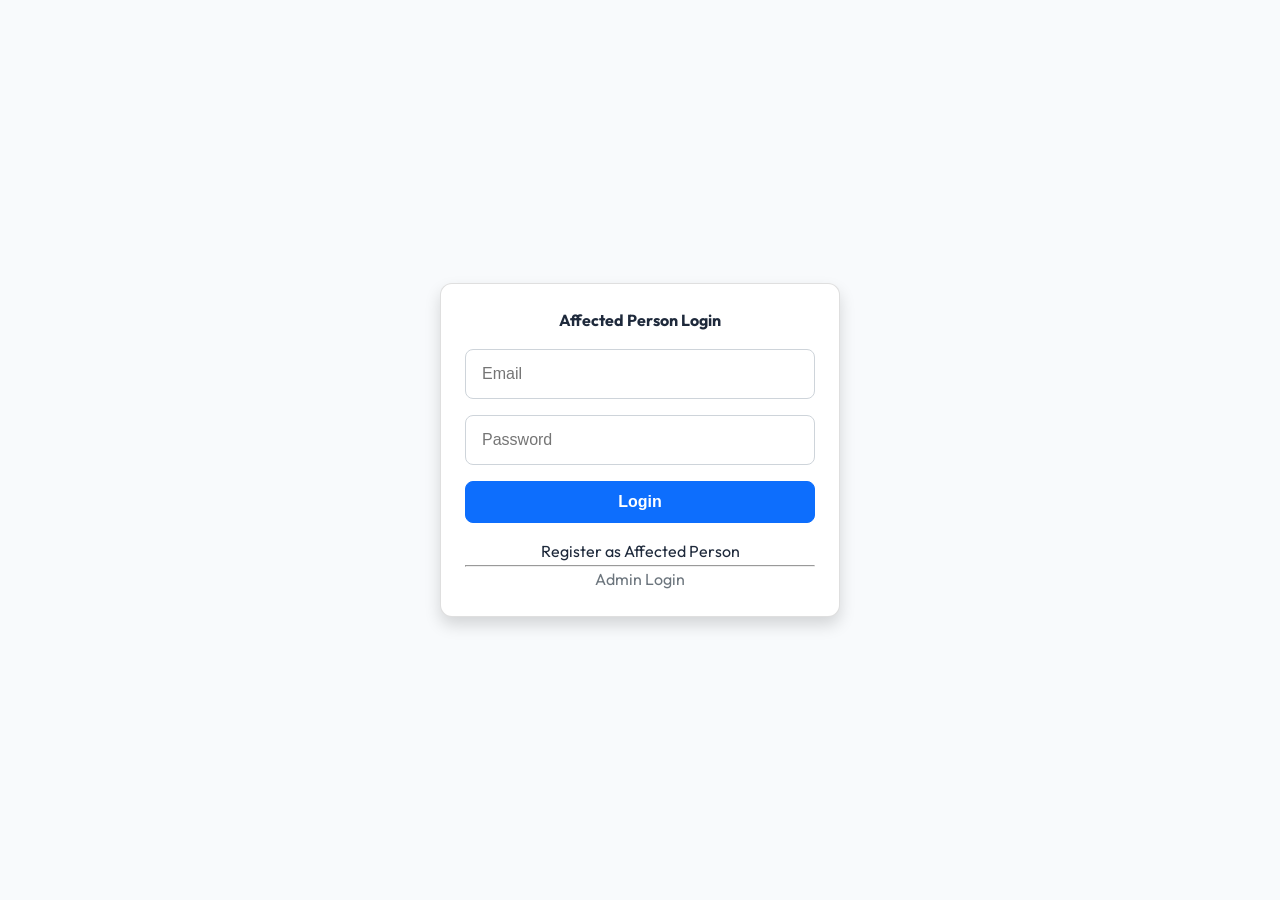
<file: index.html>
<!DOCTYPE html>
<html lang="en">

<head>
  <meta charset="UTF-8">
  <meta name="viewport" content="width=device-width, initial-scale=1.0">
  <title>Flood Relief System - Login</title>
  <link rel="stylesheet" href="css/style.css">
  <link rel="stylesheet" href="css/pages.css">
</head>

<body>
  <!-- Main centered box for login -->
  <div class="container d-flex justify-content-center align-items-center vh-100">
    <div class="card p-4 shadow auth-card-login">
      <h4 class="text-center mb-3">Affected Person Login</h4>
      <!-- Form starts here -->
      <form id="login-form" onsubmit="handleLogin(event)">
        <!-- Input fields -->
        <input type="email" name="email" class="form-control mb-3" placeholder="Email" required>
        <input type="password" name="password" class="form-control mb-3" placeholder="Password" required>
        <!-- Submit button -->
        <button type="submit" class="btn btn-primary w-100">Login</button>
      </form>
      <p class="text-center mt-3">
        <a href="register.html">Register as Affected Person</a>
      </p>
      <hr>
      <p class="text-center">
        <a href="admin_login.html" class="text-muted">Admin Login</a>
      </p>
    </div>
  </div>

  <script src="js/common.js"></script>
  <script src="js/auth.js"></script>
</body>

</html>
</file>
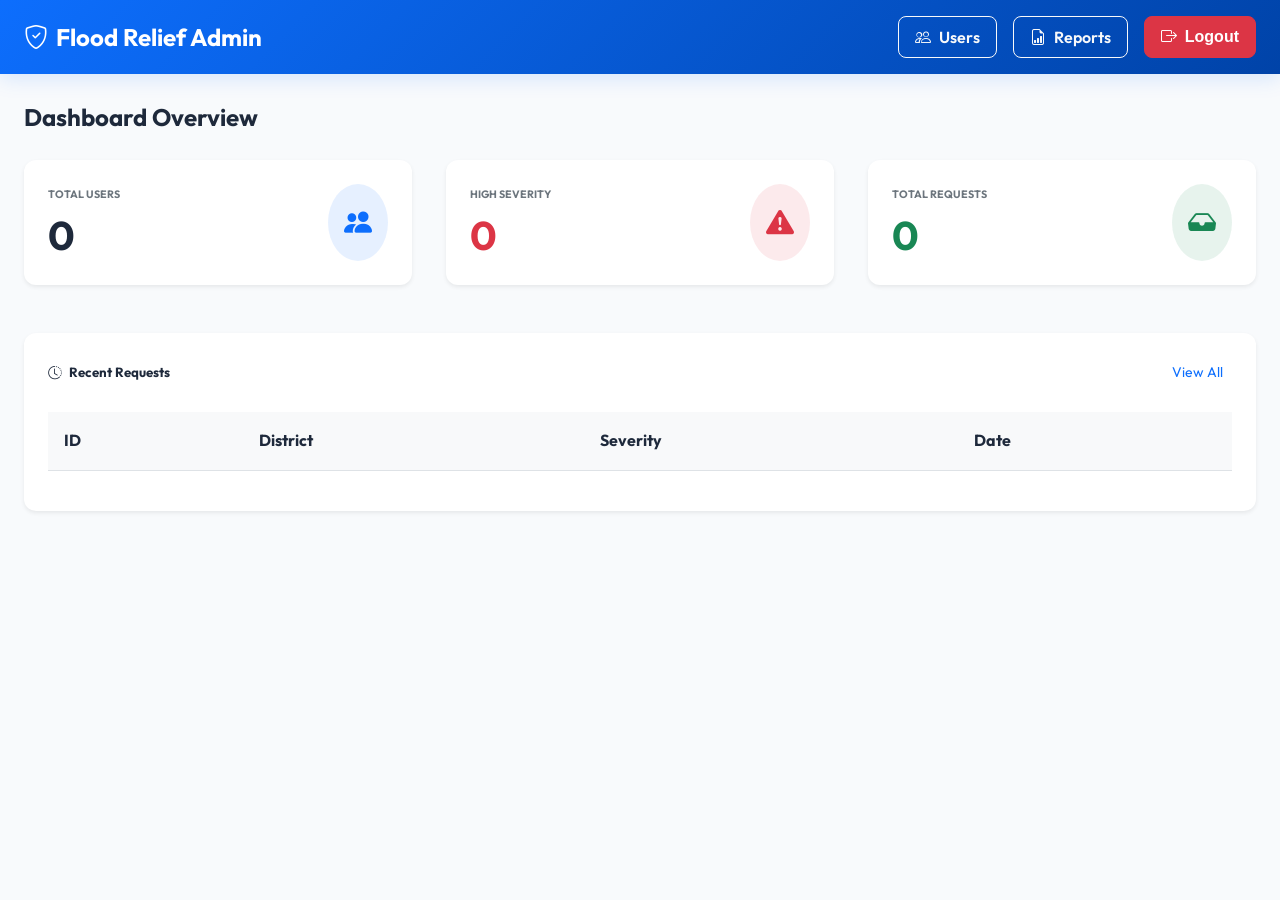
<file: admin_dashboard.html>
<!DOCTYPE html>
<html lang="en">

<head>
    <meta charset="UTF-8">
    <meta name="viewport" content="width=device-width, initial-scale=1.0">
    <title>Flood Relief System - Admin Dashboard</title>
    <link rel="stylesheet" href="css/style.css">
    <link rel="stylesheet" href="css/pages.css">
</head>

<body>
    <nav class="navbar navbar-expand-lg navbar-dark px-4 py-3">
        <a class="navbar-brand d-flex align-items-center gap-2" href="#">
            <i class="bi bi-shield-check fs-4"></i>
            <span>Flood Relief Admin</span>
        </a>
        <div class="ms-auto d-flex gap-3">
            <a href="users.html" class="btn btn-outline-light d-flex align-items-center gap-2">
                <i class="bi bi-people"></i> Users
            </a>
            <a href="reports.html" class="btn btn-outline-light d-flex align-items-center gap-2">
                <i class="bi bi-file-earmark-bar-graph"></i> Reports
            </a>
            <button onclick="logout()" class="btn btn-danger d-flex align-items-center gap-2">
                <i class="bi bi-box-arrow-right"></i> Logout
            </button>
        </div>
    </nav>

    <div class="container-fluid px-4 py-4">
        <h2 class="page-title mb-4">Dashboard Overview</h2>

        <div class="row g-4 mb-5">
            <div class="col-md-4">
                <div class="card stat-card p-4 h-100 border-0 shadow-sm">
                    <div class="d-flex justify-content-between align-items-center">
                        <div>
                            <h6 class="text-muted text-uppercase mb-2">Total Users</h6>
                            <h3 id="stat-total-users" class="display-5 fw-bold mb-0">0</h3>
                        </div>
                        <div class="icon-box bg-primary bg-opacity-10 text-primary rounded-circle p-3">
                            <i class="bi bi-people-fill fs-3"></i>
                        </div>
                    </div>
                </div>
            </div>

            <div class="col-md-4">
                <div class="card stat-card p-4 h-100 border-0 shadow-sm">
                    <div class="d-flex justify-content-between align-items-center">
                        <div>
                            <h6 class="text-muted text-uppercase mb-2">High Severity</h6>
                            <h3 id="stat-high-severity" class="display-5 fw-bold mb-0 text-danger">0</h3>
                        </div>
                        <div class="icon-box bg-danger bg-opacity-10 text-danger rounded-circle p-3">
                            <i class="bi bi-exclamation-triangle-fill fs-3"></i>
                        </div>
                    </div>
                </div>
            </div>

            <div class="col-md-4">
                <div class="card stat-card p-4 h-100 border-0 shadow-sm">
                    <div class="d-flex justify-content-between align-items-center">
                        <div>
                            <h6 class="text-muted text-uppercase mb-2">Total Requests</h6>
                            <h3 id="stat-total-requests" class="display-5 fw-bold mb-0 text-success">0</h3>
                        </div>
                        <div class="icon-box bg-success bg-opacity-10 text-success rounded-circle p-3">
                            <i class="bi bi-inbox-fill fs-3"></i>
                        </div>
                    </div>
                </div>
            </div>
        </div>

        <div class="card border-0 shadow-sm p-4">
            <div class="d-flex justify-content-between align-items-center mb-4">
                <h5 class="fw-bold m-0"><i class="bi bi-clock-history me-2"></i>Recent Requests</h5>
                <a href="reports.html" class="btn btn-sm btn-link text-decoration-none">View All</a>
            </div>
            <div class="table-responsive">
                <table class="table table-hover align-middle">
                    <thead class="bg-light">
                        <tr>
                            <th>ID</th>
                            <th>District</th>
                            <th>Severity</th>
                            <th>Date</th>
                        </tr>
                    </thead>
                    <tbody id="admin-recent-requests-body">
                    </tbody>
                </table>
            </div>
        </div>
    </div>

    <script src="js/common.js"></script>
    <script src="js/admin.js"></script>
    <script>
        document.addEventListener("DOMContentLoaded", loadAdminDashboard);
    </script>
</body>

</html>
</file>
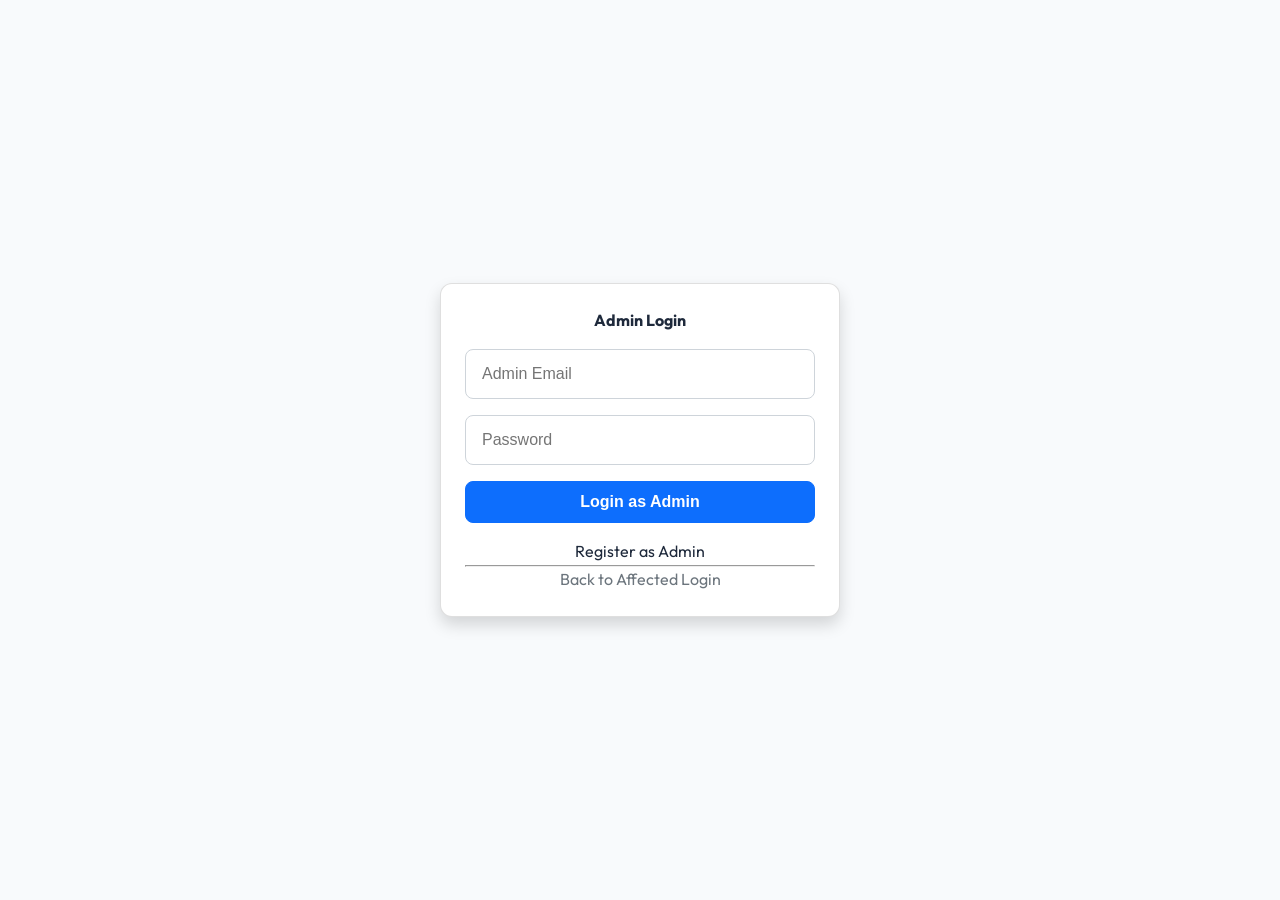
<file: admin_login.html>
<!DOCTYPE html>
<html lang="en">

<head>
    <meta charset="UTF-8">
    <meta name="viewport" content="width=device-width, initial-scale=1.0">
    <title>Flood Relief System - Admin Login</title>
    <link rel="stylesheet" href="css/style.css">
    <link rel="stylesheet" href="css/pages.css">
</head>

<body>
    <div class="container d-flex justify-content-center align-items-center vh-100">
        <div class="card p-4 shadow auth-card-login">
            <h4 class="text-center mb-3">Admin Login</h4>
            <form id="admin-login-form" onsubmit="handleAdminLogin(event)">
                <input type="email" name="email" class="form-control mb-3" placeholder="Admin Email" required>
                <input type="password" name="password" class="form-control mb-3" placeholder="Password" required>
                <button type="submit" class="btn btn-primary w-100">Login as Admin</button>
            </form>
            <p class="text-center mt-3">
                <a href="admin_register.html">Register as Admin</a>
            </p>
            <hr>
            <p class="text-center">
                <a href="index.html" class="text-muted">Back to Affected Login</a>
            </p>
        </div>
    </div>

    <script src="js/common.js"></script>
    <script src="js/auth.js"></script>
</body>

</html>
</file>
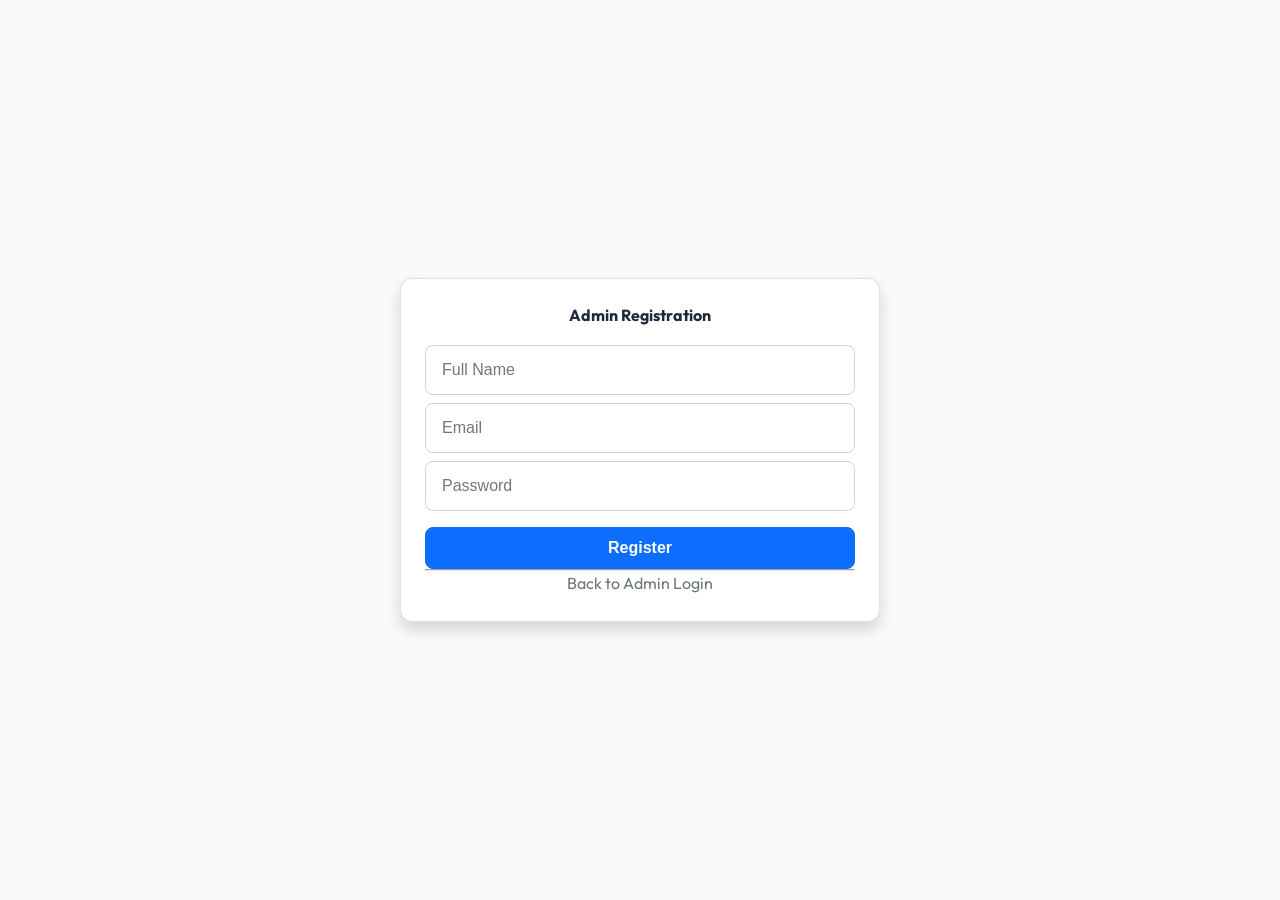
<file: admin_register.html>
<!DOCTYPE html>
<html lang="en">

<head>
    <meta charset="UTF-8">
    <meta name="viewport" content="width=device-width, initial-scale=1.0">
    <title>Flood Relief System - Admin Register</title>
    <link rel="stylesheet" href="css/style.css">
    <link rel="stylesheet" href="css/pages.css">
</head>

<body>
    <div class="container d-flex justify-content-center align-items-center vh-100">
        <div class="card p-4 shadow auth-card-register">
            <h4 class="text-center mb-3">Admin Registration</h4>
            <form id="admin-register-form" onsubmit="handleAdminRegister(event)">
                <input type="text" name="full_name" class="form-control mb-2" placeholder="Full Name" required>
                <input type="email" name="email" class="form-control mb-2" placeholder="Email" required>
                <input type="password" name="password" class="form-control mb-3" placeholder="Password" required>
                <button type="submit" class="btn btn-primary w-100">Register</button>
            </form>
            <hr>
            <p class="text-center">
                <a href="admin_login.html" class="text-muted">Back to Admin Login</a>
            </p>
        </div>
    </div>

    <script src="js/common.js"></script>
    <script src="js/auth.js"></script>
</body>

</html>
</file>
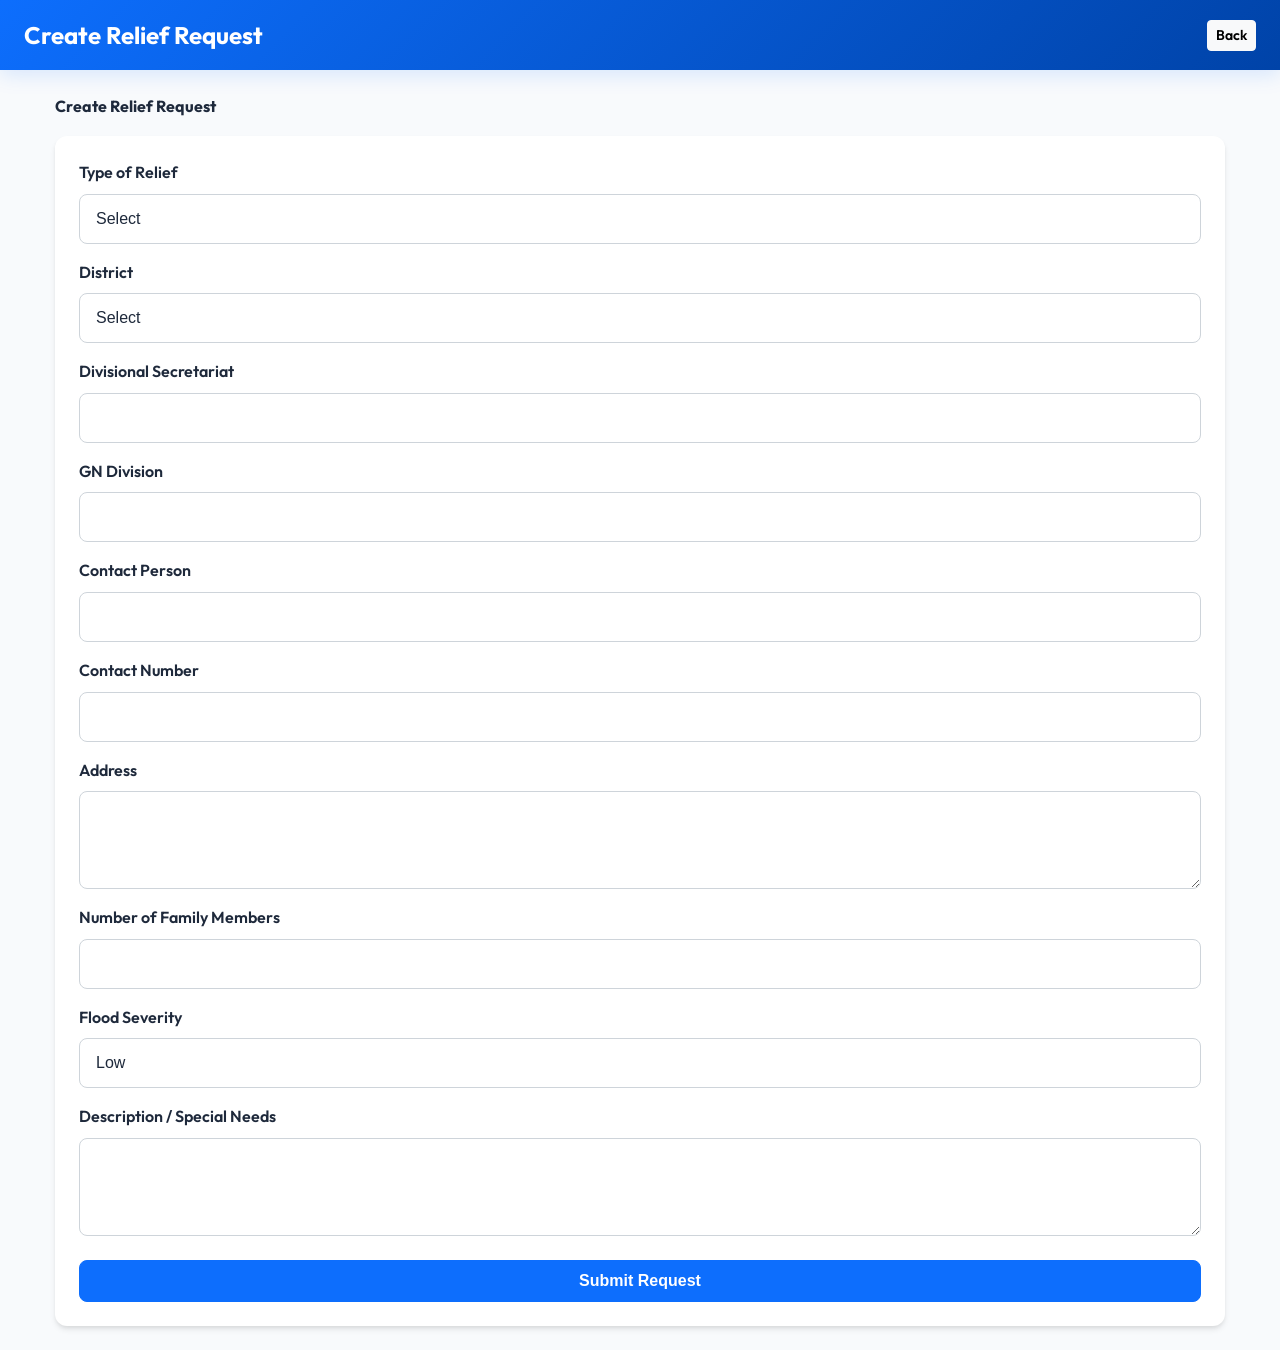
<file: create_request.html>
<!DOCTYPE html>
<html lang="en">

<head>
    <meta charset="UTF-8">
    <meta name="viewport" content="width=device-width, initial-scale=1.0">
    <title>Flood Relief System - Create Request</title>
    <link rel="stylesheet" href="css/style.css">
    <link rel="stylesheet" href="css/pages.css">
</head>

<body>
    <nav class="navbar navbar-dark bg-primary px-3">
        <span class="navbar-brand">Create Relief Request</span>
        <a href="user_dashboard.html" class="btn btn-light btn-sm">Back</a>
    </nav>
    <div class="container mt-4">
        <h4 class="page-title mb-3">Create Relief Request</h4>
        <div class="content-card">
            <form id="create-request-form" onsubmit="handleSubmitRequest(event)">
                <label>Type of Relief</label>
                <select name="type" class="form-control mb-3" required>
                    <option value="">Select</option>
                    <option>Food</option>
                    <option>Water</option>
                    <option>Medicine</option>
                    <option>Shelter</option>
                </select>
                <label>District</label>
                <select name="district" class="form-control mb-3" required>
                    <option value="">Select</option>
                    <option>Ampara</option>
                    <option>Anuradhapura</option>
                    <option>Badulla</option>
                    <option>Batticaloa</option>
                    <option>Colombo</option>
                    <option>Galle</option>
                    <option>Gampaha</option>
                    <option>Hambantota</option>
                    <option>Jaffna</option>
                    <option>Kalutara</option>
                    <option>Kandy</option>
                    <option>Kegalle</option>
                    <option>Kilinochchi</option>
                    <option>Kurunegala</option>
                    <option>Mannar</option>
                    <option>Matale</option>
                    <option>Matara</option>
                    <option>Monaragala</option>
                    <option>Mullaitivu</option>
                    <option>Nuwara Eliya</option>
                    <option>Polonnaruwa</option>
                    <option>Puttalam</option>
                    <option>Ratnapura</option>
                    <option>Trincomalee</option>
                    <option>Vavuniya</option>
                </select>
                <label>Divisional Secretariat</label>
                <input type="text" name="div_sec" class="form-control mb-3" required>
                <label>GN Division</label>
                <input type="text" name="gn_div" class="form-control mb-3" required>
                <label>Contact Person</label>
                <input type="text" name="contact_person" class="form-control mb-3" required>
                <label>Contact Number</label>
                <input type="tel" name="contact_number" class="form-control mb-3" required>
                <label>Address</label>
                <textarea name="address" class="form-control mb-3" rows="3" required></textarea>
                <label>Number of Family Members</label>
                <input type="number" name="family_members" class="form-control mb-3" min="1" required>
                <label>Flood Severity</label>
                <select name="severity" class="form-control mb-3" required>
                    <option>Low</option>
                    <option>Medium</option>
                    <option>High</option>
                </select>
                <label>Description / Special Needs</label>
                <textarea name="description" class="form-control mb-4" rows="3"></textarea>
                <button type="submit" class="btn btn-primary w-100">Submit Request</button>
            </form>
        </div>
    </div>

    <script src="js/common.js"></script>
    <script src="js/user.js"></script>
</body>

</html>
</file>
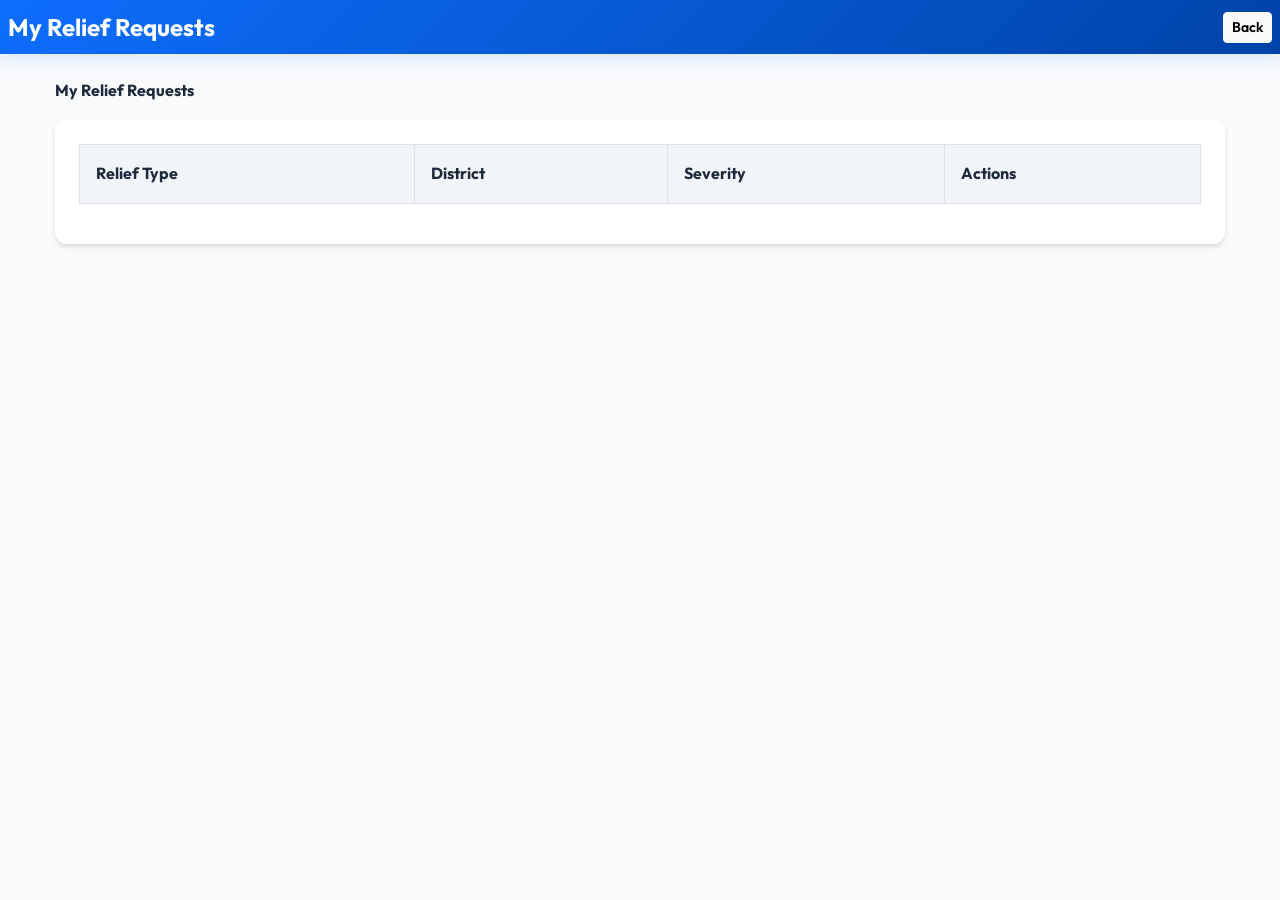
<file: edit_request.html>
<!DOCTYPE html>
<html lang="en">

<head>
    <meta charset="UTF-8">
    <meta name="viewport" content="width=device-width, initial-scale=1.0">
    <title>Flood Relief System - Edit Request</title>
    <link rel="stylesheet" href="css/style.css">
    <link rel="stylesheet" href="css/pages.css">
</head>

<body>
    <nav class="navbar navbar-dark bg-primary px-3">
        <span class="navbar-brand">Edit Relief Request</span>
        <a href="my_requests.html" class="btn btn-light btn-sm">Back</a>
    </nav>
    <div class="container mt-4">
        <h4 class="page-title mb-3">Edit Relief Request</h4>
        <div class="content-card">
            <form id="edit-request-form" onsubmit="handleUpdateRequest(event)">
                <input type="hidden" name="relief_id" id="edit-relief-id">
                <label>Type of Relief</label>
                <select name="type" id="edit-type" class="form-control mb-3" required>
                    <option>Food</option>
                    <option>Water</option>
                    <option>Medicine</option>
                    <option>Shelter</option>
                </select>
                <label>District</label>
                <select name="district" id="edit-district" class="form-control mb-3" required>
                    <option>Ampara</option>
                    <option>Anuradhapura</option>
                    <option>Badulla</option>
                    <option>Batticaloa</option>
                    <option>Colombo</option>
                    <option>Galle</option>
                    <option>Gampaha</option>
                    <option>Hambantota</option>
                    <option>Jaffna</option>
                    <option>Kalutara</option>
                    <option>Kandy</option>
                    <option>Kegalle</option>
                    <option>Kilinochchi</option>
                    <option>Kurunegala</option>
                    <option>Mannar</option>
                    <option>Matale</option>
                    <option>Matara</option>
                    <option>Monaragala</option>
                    <option>Mullaitivu</option>
                    <option>Nuwara Eliya</option>
                    <option>Polonnaruwa</option>
                    <option>Puttalam</option>
                    <option>Ratnapura</option>
                    <option>Trincomalee</option>
                    <option>Vavuniya</option>
                </select>
                <label>Divisional Secretariat</label>
                <input type="text" name="div_sec" id="edit-div-sec" class="form-control mb-3" required>
                <label>GN Division</label>
                <input type="text" name="gn_div" id="edit-gn-div" class="form-control mb-3" required>
                <label>Contact Person</label>
                <input type="text" name="contact_person" id="edit-contact-person" class="form-control mb-3" required>
                <label>Contact Number</label>
                <input type="tel" name="contact_number" id="edit-contact-number" class="form-control mb-3" required>
                <label>Address</label>
                <textarea name="address" id="edit-address" class="form-control mb-3" rows="3" required></textarea>
                <label>Number of Family Members</label>
                <input type="number" name="family_members" id="edit-family-members" class="form-control mb-3" min="1"
                    required>
                <label>Flood Severity</label>
                <select name="severity" id="edit-severity" class="form-control mb-3" required>
                    <option>Low</option>
                    <option>Medium</option>
                    <option>High</option>
                </select>
                <label>Description / Special Needs</label>
                <textarea name="description" id="edit-description" class="form-control mb-4" rows="3"></textarea>
                <button type="submit" class="btn btn-primary w-100">Update Request</button>
            </form>
        </div>
    </div>

    <script src="js/common.js"></script>
    <script src="js/user.js"></script>
    <script>
        document.addEventListener("DOMContentLoaded", loadEditForm);
    </script>
</body>

</html>
</file>
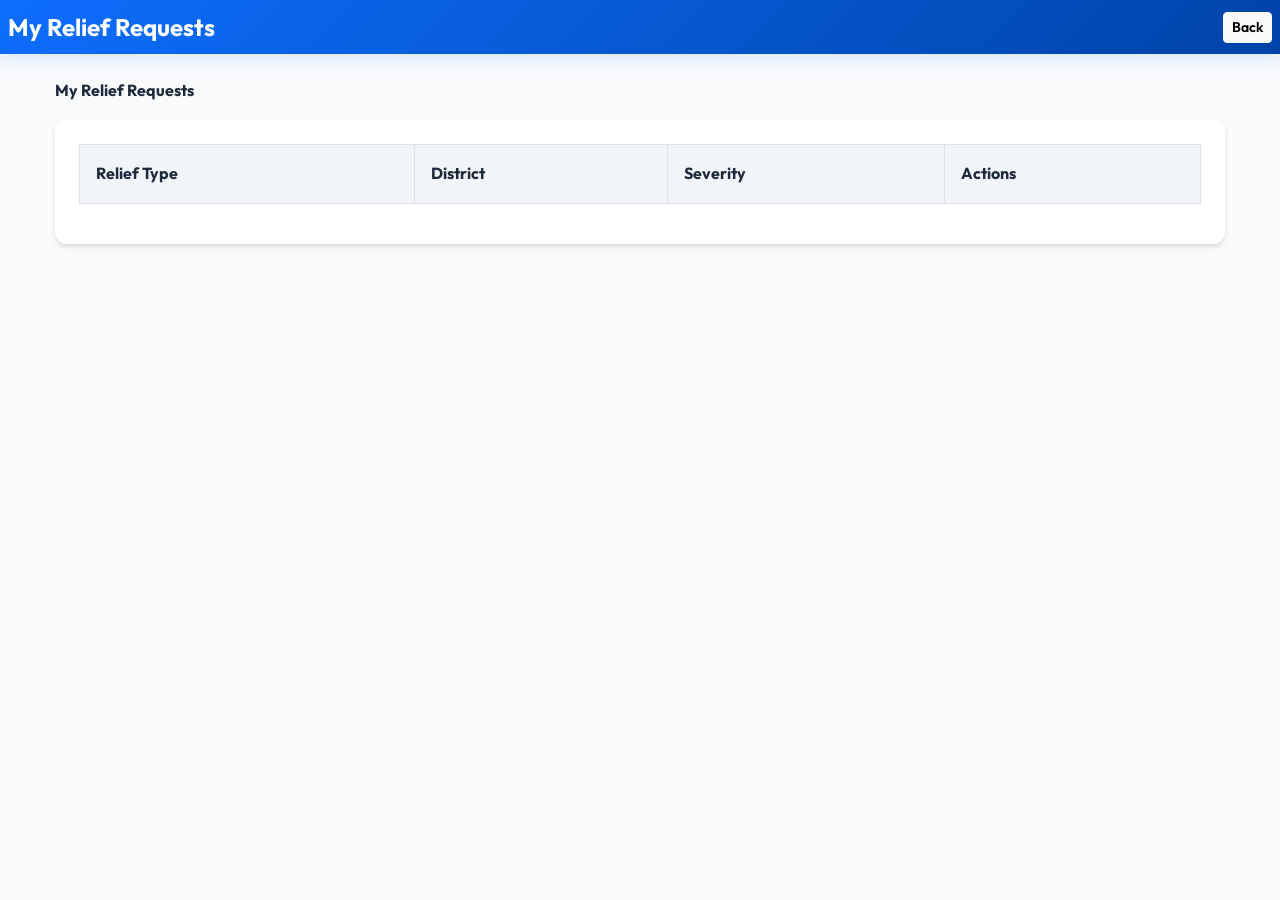
<file: my_requests.html>
<!DOCTYPE html>
<html lang="en">

<head>
    <meta charset="UTF-8">
    <meta name="viewport" content="width=device-width, initial-scale=1.0">
    <title>Flood Relief System - My Requests</title>
    <link rel="stylesheet" href="css/style.css">
    <link rel="stylesheet" href="css/pages.css">
</head>

<body>
    <nav class="navbar navbar-dark bg-primary p-2">
        <span class="navbar-brand">My Relief Requests</span>
        <a href="user_dashboard.html" class="btn btn-light btn-sm">Back</a>
    </nav>
    <div class="container mt-4">
        <h4 class="page-title mb-3">My Relief Requests</h4>
        <div class="content-card">
            <table class="table table-bordered table-striped">
                <thead>
                    <tr>
                        <th>Relief Type</th>
                        <th>District</th>
                        <th>Severity</th>
                        <th>Actions</th>
                    </tr>
                </thead>
                <tbody id="my-requests-body">
                </tbody>
            </table>
        </div>
    </div>

    <script src="js/common.js"></script>
    <script src="js/user.js"></script>
    <script>
        document.addEventListener("DOMContentLoaded", loadMyRequests);
    </script>
</body>

</html>
</file>
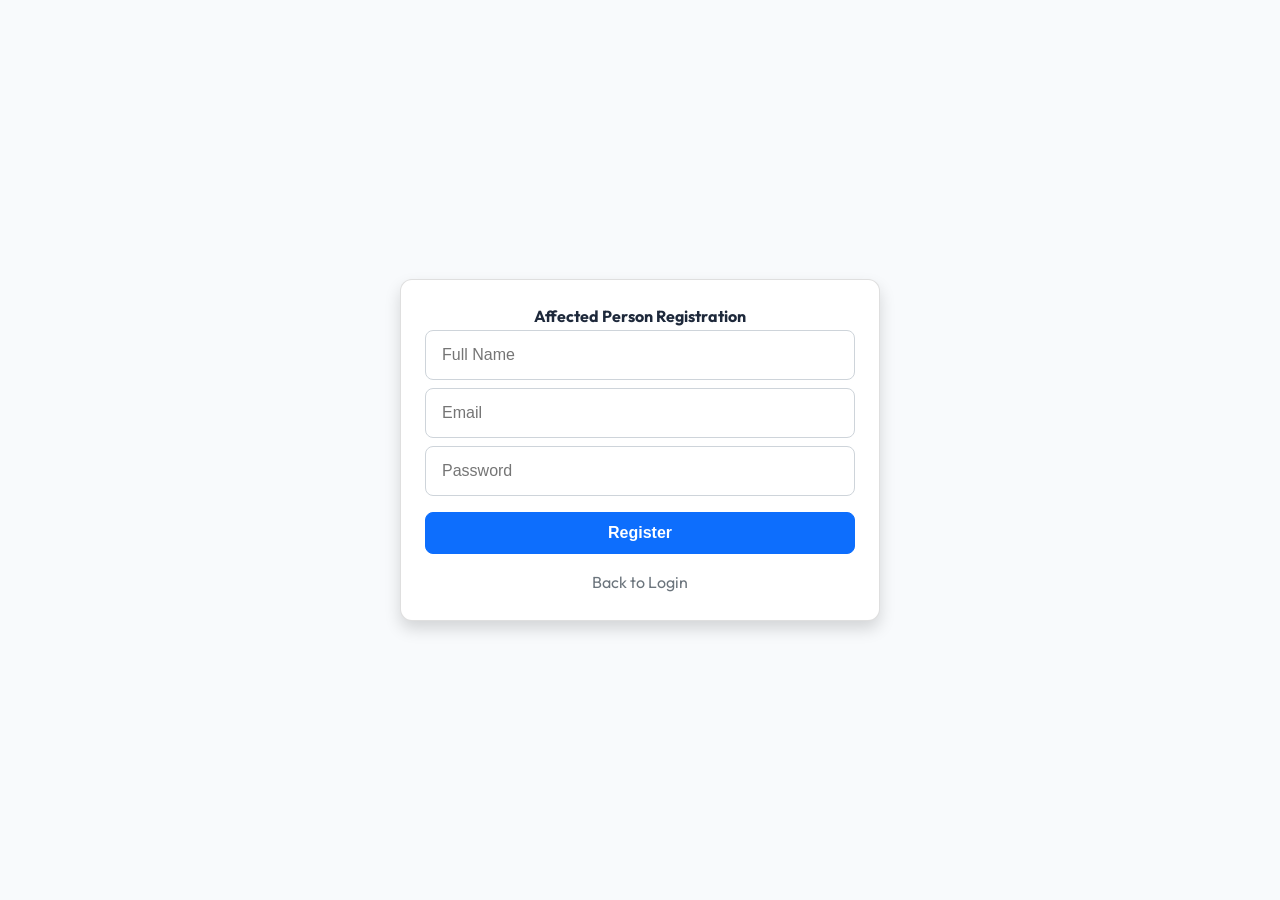
<file: register.html>
<!DOCTYPE html>
<html lang="en">

<head>
    <meta charset="UTF-8">
    <meta name="viewport" content="width=device-width, initial-scale=1.0">
    <title>Flood Relief System - Register</title>
    <link rel="stylesheet" href="css/style.css">
    <link rel="stylesheet" href="css/pages.css">
</head>

<body>
    <div class="container d-flex justify-content-center align-items-center vh-100">
        <div class="card p-4 shadow auth-card-register">
            <h4 class="text-center">Affected Person Registration</h4>
            <form id="register-form" onsubmit="handleRegister(event)">
                <input type="text" name="full_name" class="form-control mb-2" placeholder="Full Name" required>
                <input type="email" name="email" class="form-control mb-2" placeholder="Email" required>
                <input class="form-control mb-3" name="password" type="password" placeholder="Password" required>
                <button type="submit" class="btn btn-primary w-100">Register</button>
            </form>
            <p class="text-center mt-3">
                <a href="index.html" class="text-muted">Back to Login</a>
            </p>
        </div>
    </div>

    <script src="js/common.js"></script>
    <script src="js/auth.js"></script>
</body>

</html>
</file>
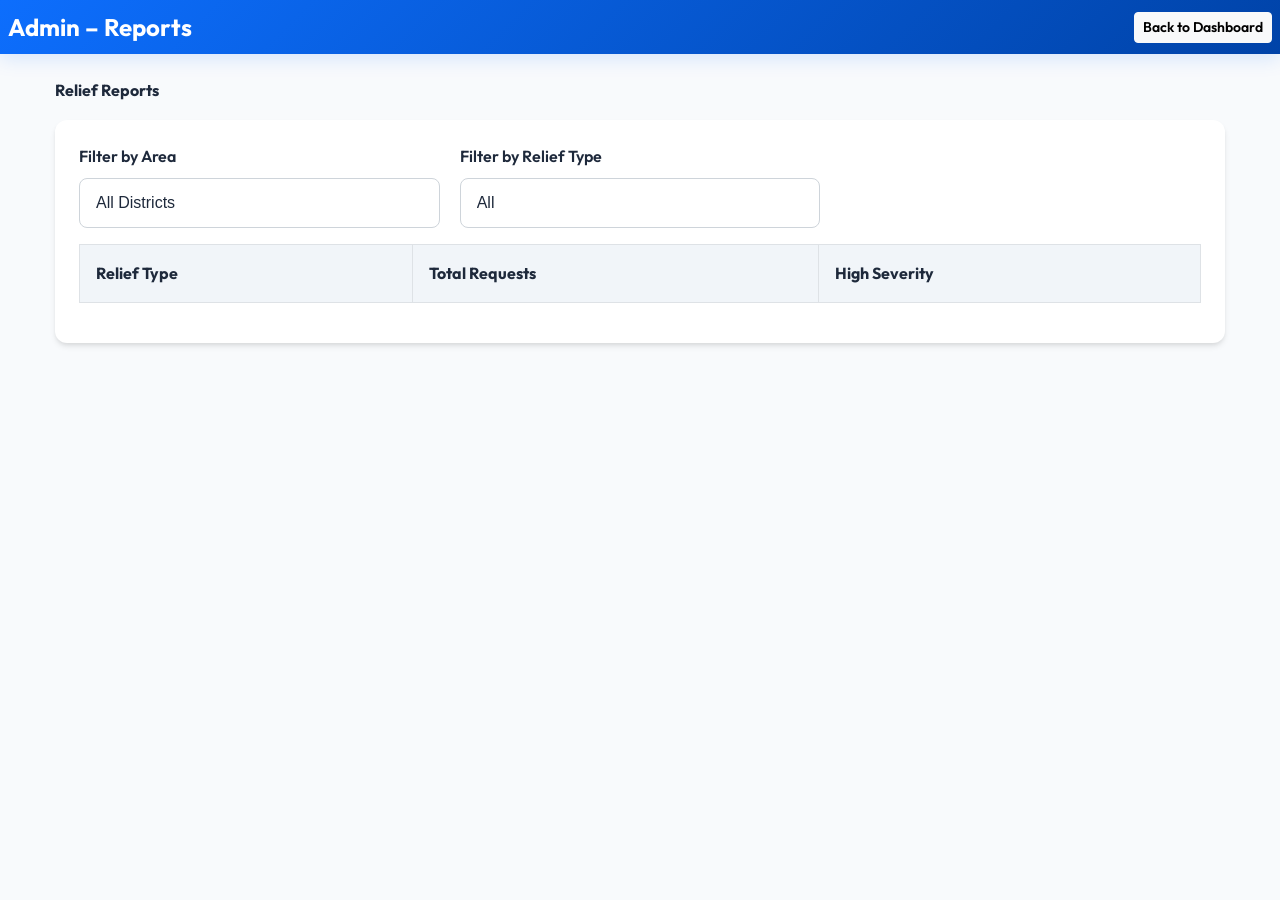
<file: reports.html>
<!DOCTYPE html>
<html lang="en">

<head>
    <meta charset="UTF-8">
    <meta name="viewport" content="width=device-width, initial-scale=1.0">
    <title>Flood Relief System - Reports</title>
    <link rel="stylesheet" href="css/style.css">
    <link rel="stylesheet" href="css/pages.css">
</head>

<body>
    <nav class="navbar navbar-dark bg-primary p-2">
        <span class="navbar-brand">Admin – Reports</span>
        <a href="admin_dashboard.html" class="btn btn-light btn-sm">Back to Dashboard</a>
    </nav>
    <div class="container mt-4">
        <h4 class="page-title mb-3">Relief Reports</h4>
        <div class="content-card">
            <div class="row mb-3">
                <div class="col-md-4">
                    <label>Filter by Area</label>
                    <select id="report-area-filter" class="form-control" onchange="loadReports()">
                        <option value="">All Districts</option>
                        <option>Ampara</option>
                        <option>Anuradhapura</option>
                        <option>Badulla</option>
                        <option>Batticaloa</option>
                        <option>Colombo</option>
                        <option>Galle</option>
                        <option>Gampaha</option>
                        <option>Hambantota</option>
                        <option>Jaffna</option>
                        <option>Kalutara</option>
                        <option>Kandy</option>
                        <option>Kegalle</option>
                        <option>Kilinochchi</option>
                        <option>Kurunegala</option>
                        <option>Mannar</option>
                        <option>Matale</option>
                        <option>Matara</option>
                        <option>Monaragala</option>
                        <option>Mullaitivu</option>
                        <option>Nuwara Eliya</option>
                        <option>Polonnaruwa</option>
                        <option>Puttalam</option>
                        <option>Ratnapura</option>
                        <option>Trincomalee</option>
                        <option>Vavuniya</option>
                    </select>
                </div>
                <div class="col-md-4">
                    <label>Filter by Relief Type</label>
                    <select id="report-type-filter" class="form-control" onchange="loadReports()">
                        <option value="">All</option>
                        <option>Food</option>
                        <option>Water</option>
                        <option>Medicine</option>
                        <option>Shelter</option>
                    </select>
                </div>
            </div>
            <table class="table table-bordered table-striped">
                <thead>
                    <tr>
                        <th>Relief Type</th>
                        <th>Total Requests</th>
                        <th>High Severity</th>
                    </tr>
                </thead>
                <tbody id="report-table-body">
                </tbody>
            </table>
        </div>
    </div>

    <script src="js/common.js"></script>
    <script src="js/admin.js"></script>
    <script>
        document.addEventListener("DOMContentLoaded", loadReports);
    </script>
</body>

</html>
</file>
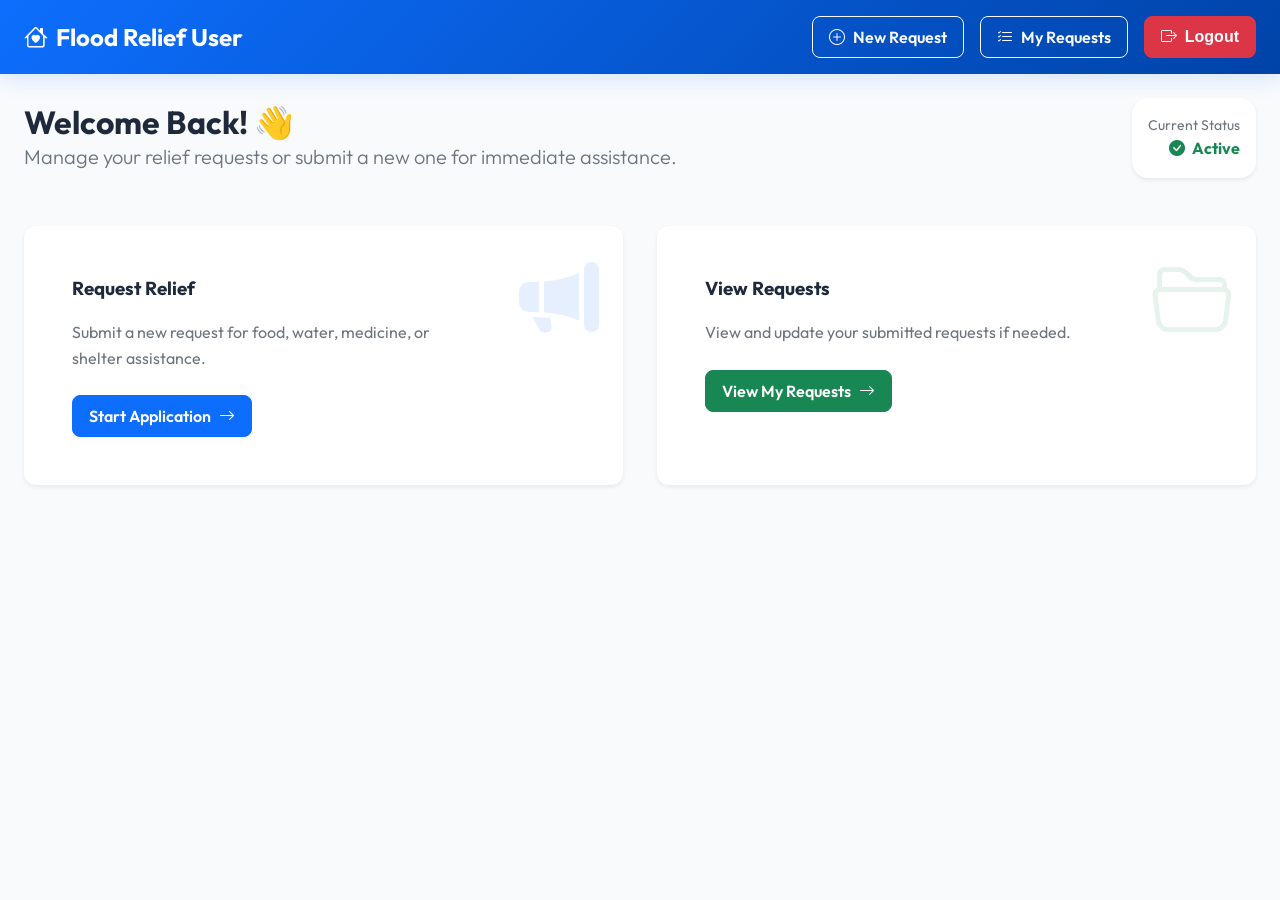
<file: user_dashboard.html>
<!DOCTYPE html>
<html lang="en">

<head>
    <meta charset="UTF-8">
    <meta name="viewport" content="width=device-width, initial-scale=1.0">
    <title>Flood Relief System - Dashboard</title>
    <link rel="stylesheet" href="css/style.css">
    <link rel="stylesheet" href="css/pages.css">
</head>

<body>
    <nav class="navbar navbar-expand-lg navbar-dark px-4 py-3">
        <a class="navbar-brand d-flex align-items-center gap-2" href="#">
            <i class="bi bi-house-heart fs-4"></i>
            <span>Flood Relief User</span>
        </a>
        <div class="ms-auto d-flex gap-3">
            <a href="create_request.html" class="btn btn-outline-light d-flex align-items-center gap-2">
                <i class="bi bi-plus-circle"></i> New Request
            </a>
            <a href="my_requests.html" class="btn btn-outline-light d-flex align-items-center gap-2">
                <i class="bi bi-list-check"></i> My Requests
            </a>
            <button onclick="logout()" class="btn btn-danger d-flex align-items-center gap-2">
                <i class="bi bi-box-arrow-right"></i> Logout
            </button>
        </div>
    </nav>

    <div class="container-fluid px-4 py-4">
        <div class="row align-items-center mb-5">
            <div class="col-md-8">
                <h2 id="welcome-name" class="display-6 fw-bold">Welcome Back! 👋</h2>
                <p class="text-muted lead">Manage your relief requests or submit a new one for immediate assistance.</p>
            </div>
            <div class="col-md-4 text-end">
                <div class="d-inline-block bg-white p-3 rounded-4 shadow-sm">
                    <span class="text-muted small d-block">Current Status</span>
                    <span class="fw-bold text-success"><i class="bi bi-check-circle-fill me-1"></i> Active</span>
                </div>
            </div>
        </div>

        <div class="row g-4">
            <div class="col-md-6">
                <a href="create_request.html" class="card h-100 border-0 shadow-sm overflow-hidden hover-card"
                    style="cursor: pointer; text-decoration: none;">
                    <div class="card-body p-5 position-relative">
                        <div class="position-absolute top-0 end-0 p-4 opacity-10">
                            <i class="bi bi-megaphone-fill display-1 text-primary"></i>
                        </div>
                        <h3 class="fw-bold mb-3">Request Relief</h3>
                        <p class="text-muted mb-4" style="max-width: 80%">Submit a new request for food, water,
                            medicine, or
                            shelter assistance.</p>
                        <span class="btn btn-primary d-inline-flex align-items-center gap-2">
                            Start Application <i class="bi bi-arrow-right"></i>
                        </span>
                    </div>
                </a>
            </div>

            <div class="col-md-6">
                <a href="my_requests.html" class="card h-100 border-0 shadow-sm overflow-hidden hover-card"
                    style="cursor: pointer; text-decoration: none;">
                    <div class="card-body p-5 position-relative">
                        <div class="position-absolute top-0 end-0 p-4 opacity-10">
                            <i class="bi bi-folder2-open display-1 text-success"></i>
                        </div>
                        <h3 class="fw-bold mb-3">View Requests</h3>
                        <p class="text-muted mb-4" style="max-width: 80%">View and update your submitted requests if needed.</p>
                        <span class="btn btn-success d-inline-flex align-items-center gap-2">
                            View My Requests <i class="bi bi-arrow-right"></i>
                        </span>
                    </div>
                </a>
            </div>
        </div>
    </div>

    <script src="js/common.js"></script>
    <script src="js/user.js"></script>
    <script>
        document.addEventListener("DOMContentLoaded", loadUserDashboard);
    </script>
</body>

</html>
</file>
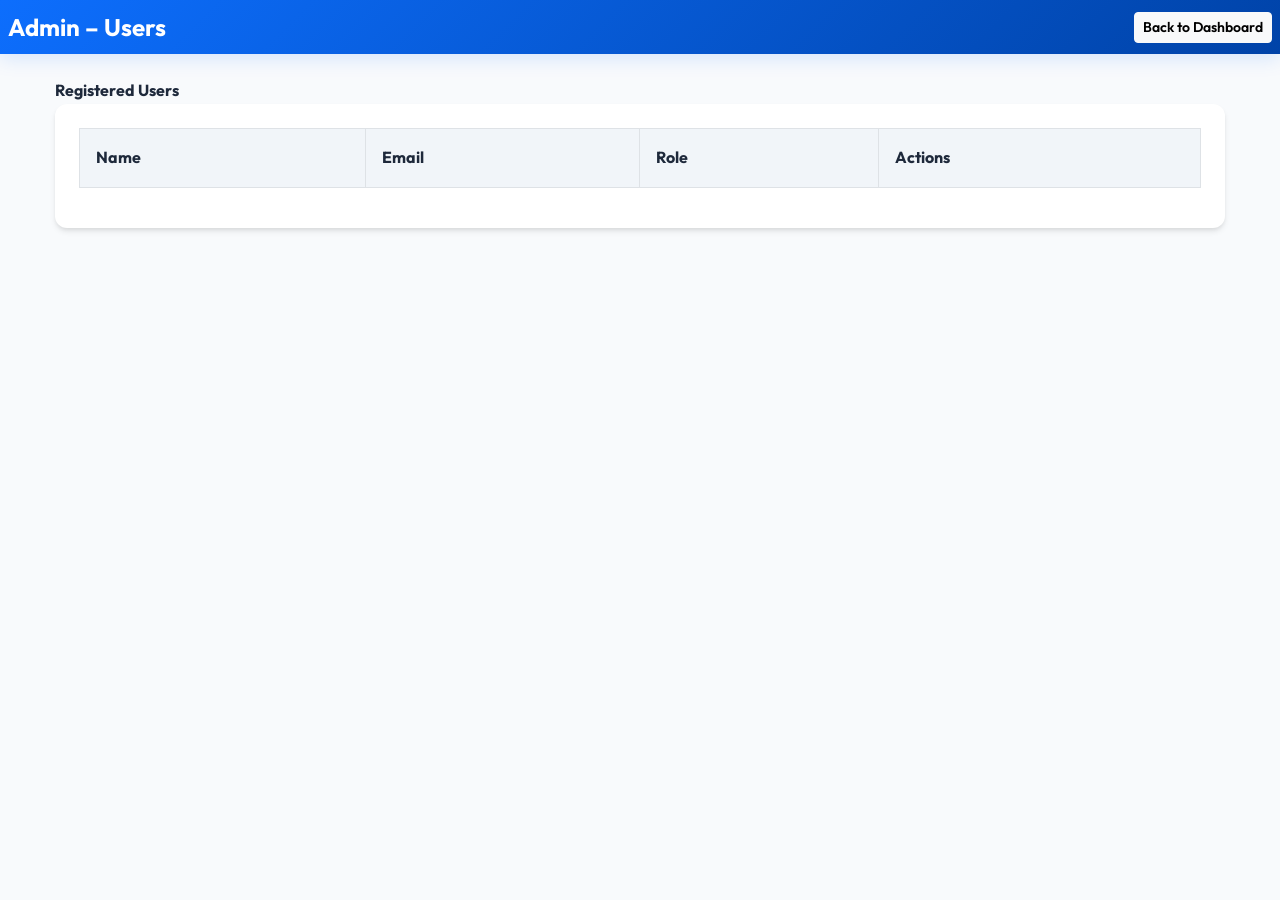
<file: user_details.html>
<!DOCTYPE html>
<html lang="en">

<head>
    <meta charset="UTF-8">
    <meta name="viewport" content="width=device-width, initial-scale=1.0">
    <title>Flood Relief System - User Details</title>
    <link rel="stylesheet" href="css/style.css">
    <link rel="stylesheet" href="css/pages.css">
</head>

<body>
    <nav class="navbar navbar-dark bg-primary p-2">
        <span class="navbar-brand">Admin – User & Relief Details</span>
        <a href="users.html" class="btn btn-light btn-sm">Back to Users</a>
    </nav>
    <div class="container mt-4">
        <h4 class="page-title">Affected Person Details</h4>
        <div id="user-info-card" class="content-card mb-4">
        </div>
        <h4 class="page-title">Relief Requests by This User</h4>
        <div class="content-card">
            <table class="table table-bordered table-striped">
                <thead>
                    <tr>
                        <th>Relief Type</th>
                        <th>DS Division</th>
                        <th>GN Division</th>
                        <th>Family Members</th>
                        <th>Severity</th>
                        <th>Description</th>
                    </tr>
                </thead>
                <tbody id="user-details-requests-body">
                </tbody>
            </table>
        </div>
    </div>

    <script src="js/common.js"></script>
    <script src="js/admin.js"></script>
    <script>
        document.addEventListener("DOMContentLoaded", loadUserDetails);
    </script>
</body>

</html>
</file>
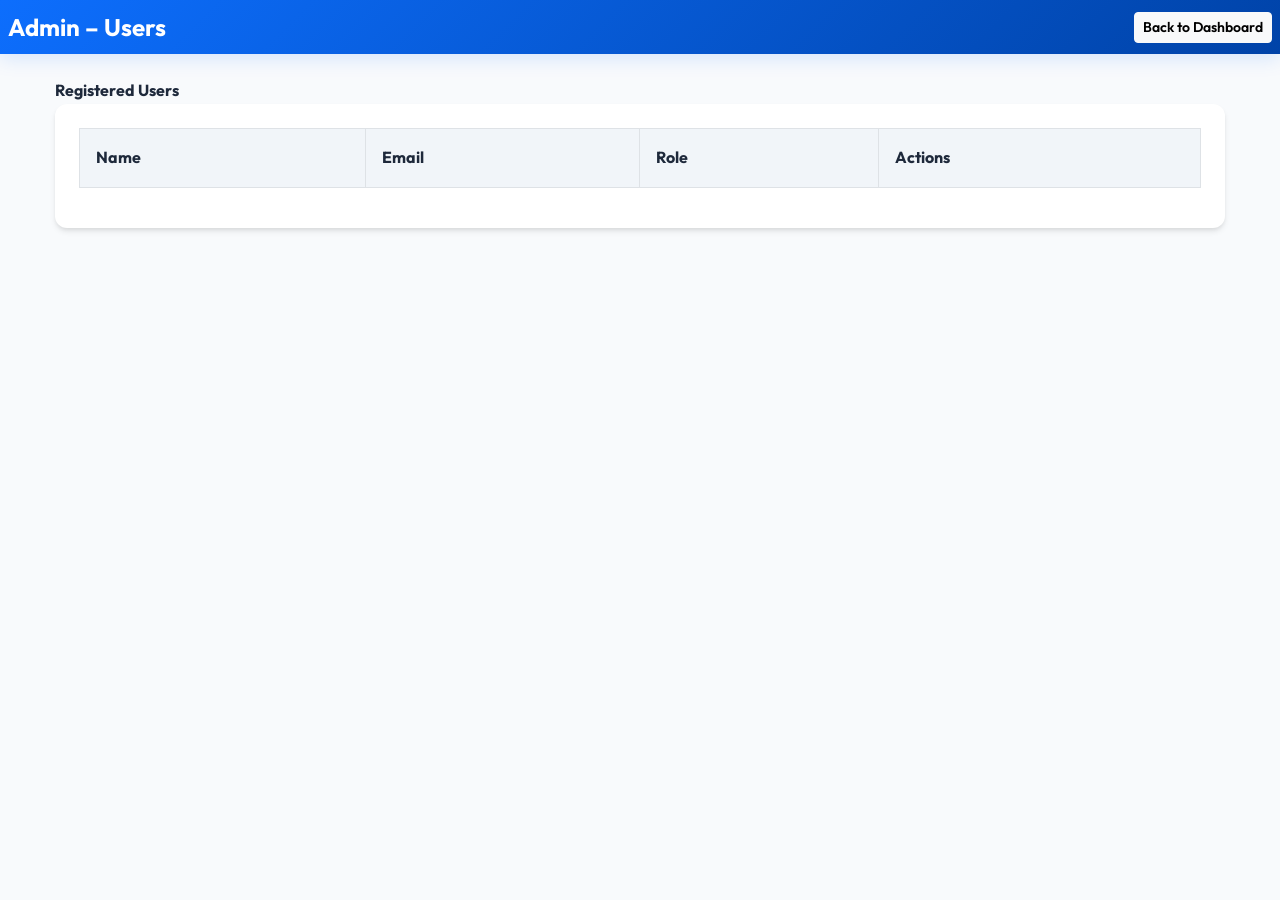
<file: users.html>
<!DOCTYPE html>
<html lang="en">

<head>
    <meta charset="UTF-8">
    <meta name="viewport" content="width=device-width, initial-scale=1.0">
    <title>Flood Relief System - Users</title>
    <link rel="stylesheet" href="css/style.css">
    <link rel="stylesheet" href="css/pages.css">
</head>

<body>
    <nav class="navbar navbar-dark bg-primary p-2">
        <span class="navbar-brand">Admin – Users</span>
        <a href="admin_dashboard.html" class="btn btn-light btn-sm">Back to Dashboard</a>
    </nav>
    <div class="container mt-4">
        <h4 class="page-title">Registered Users</h4>
        <div class="content-card">
            <table class="table table-bordered table-striped">
                <thead>
                    <tr>
                        <th>Name</th>
                        <th>Email</th>
                        <th>Role</th>
                        <th>Actions</th>
                    </tr>
                </thead>
                <tbody id="admin-users-body">
                </tbody>
            </table>
        </div>
    </div>

    <script src="js/common.js"></script>
    <script src="js/admin.js"></script>
    <script>
        document.addEventListener("DOMContentLoaded", loadUsers);
    </script>
</body>

</html>
</file>
<file: css/pages.css>
/* ========== AUTH PAGES ========== */

.auth-card-login {
    max-width: 400px;
    width: 100%;
}

.auth-card-register {
    max-width: 480px;
    width: 100%;
}

/* ========== DASHBOARD PAGES ========== */

.stat-card {
    border-left: 5px solid transparent;
}

.stat-card:hover {
    box-shadow: 0 10px 20px rgba(0, 0, 0, 0.1);
}

.hover-card:hover {
    transform: translateY(-5px);
    box-shadow: 0 12px 24px rgba(0, 0, 0, 0.12);
}

/* ========== CONTENT PAGES ========== */

.content-card {
    background: var(--card-bg);
    border-radius: var(--border-radius);
    padding: 1.5rem;
    box-shadow: var(--glass-shadow);
    margin-bottom: 1.5rem;
}

.page-title {
    font-weight: 700;
    color: var(--text-dark);
}

.action-btns {
    display: flex;
    gap: 0.5rem;
}

/* ========== PAGE TRANSITION ========== */

@keyframes fadeSlideUp {
    from {
        opacity: 0;
        transform: translateY(15px);
    }

    to {
        opacity: 1;
        transform: translateY(0);
    }
}

body {
    animation: fadeSlideUp 0.4s ease-out;
}
</file>
<file: css/style.css>
@import url('https://fonts.googleapis.com/css2?family=Outfit:wght@300;400;500;600;700&display=swap');
@import url("https://cdn.jsdelivr.net/npm/bootstrap-icons@1.11.3/font/bootstrap-icons.min.css");

:root {
    --primary-color: #0d6efd;
    --primary-gradient: linear-gradient(135deg, #0d6efd 0%, #0043a8 100%);
    --secondary-gradient: linear-gradient(135deg, #6c757d 0%, #495057 100%);
    --text-dark: #1e293b;
    --text-white: #ffffff;
    --text-light: #64748b;
    --text-muted: #6c757d;
    --bg-color: #f8fafc;
    --card-bg: #ffffff;
    --glass-shadow: 0 4px 6px -1px rgba(0, 0, 0, 0.1), 0 2px 4px -1px rgba(0, 0, 0, 0.06);
    --border-radius: 12px;
    --transition-speed: 0.3s;
}

* {
    box-sizing: border-box;
    margin: 0;
    padding: 0;
}

body {
    font-family: "Outfit", "Segoe UI", sans-serif;
    background-color: var(--bg-color);
    color: var(--text-dark);
    line-height: 1.6;
    min-height: 100vh;
}

a {
    text-decoration: none;
    color: inherit;
    cursor: pointer;
}

.container {
    width: 100%;
    max-width: 1200px;
    margin: 0 auto;
    padding: 0 15px;
}

.container-fluid {
    width: 100%;
    padding: 0 15px;
}

.row {
    display: flex;
    flex-wrap: wrap;
    margin: 0 -10px;
}

.col-md-4,
.col-md-6,
.col-md-8,
.col-md-12 {
    padding: 0 10px;
    width: 100%;
}

@media (min-width: 768px) {
    .col-md-4 {
        width: 33.333%;
    }

    .col-md-6 {
        width: 50%;
    }

    .col-md-8 {
        width: 66.666%;
    }

    .col-md-12 {
        width: 100%;
    }

    .text-end {
        text-align: right !important;
    }
}

.d-flex {
    display: flex !important;
}

.d-none {
    display: none !important;
}

.d-block {
    display: block !important;
}

.d-inline-block {
    display: inline-block !important;
}

.d-inline-flex {
    display: inline-flex !important;
}

.align-items-center {
    align-items: center !important;
}

.justify-content-center {
    justify-content: center !important;
}

.justify-content-between {
    justify-content: space-between !important;
}

.gap-2 {
    gap: 0.5rem;
}

.gap-3 {
    gap: 1rem;
}

.ms-auto {
    margin-left: auto !important;
}

.me-1 {
    margin-right: 0.25rem !important;
}

.me-2 {
    margin-right: 0.5rem !important;
}

.mb-0 {
    margin-bottom: 0 !important;
}

.mb-1 {
    margin-bottom: 0.25rem !important;
}

.mb-2 {
    margin-bottom: 0.5rem !important;
}

.mb-3 {
    margin-bottom: 1rem !important;
}

.mb-4 {
    margin-bottom: 1.5rem !important;
}

.mb-5 {
    margin-bottom: 3rem !important;
}

.mt-3 {
    margin-top: 1rem !important;
}

.mt-4 {
    margin-top: 1.5rem !important;
}

.mt-5 {
    margin-top: 3rem !important;
}

.m-0 {
    margin: 0 !important;
}

.p-2 {
    padding: 0.5rem !important;
}

.p-3 {
    padding: 1rem !important;
}

.p-4 {
    padding: 1.5rem !important;
}

.p-5 {
    padding: 3rem !important;
}

.px-3 {
    padding-left: 1rem;
    padding-right: 1rem;
}

.px-4 {
    padding-left: 1.5rem;
    padding-right: 1.5rem;
}

.py-3 {
    padding-top: 1rem;
    padding-bottom: 1rem;
}

.py-4 {
    padding-top: 1.5rem;
    padding-bottom: 1.5rem;
}

.g-4 {
    margin-top: -1.5rem;
    margin-left: -1.5rem;
}

.g-4>* {
    padding-top: 1.5rem;
    padding-left: 1.5rem;
}

.vh-100 {
    min-height: 100vh;
}

.w-100 {
    width: 100% !important;
}

.h-100 {
    height: 100% !important;
}

.text-center {
    text-align: center !important;
}

.text-white {
    color: #fff !important;
}

.text-danger {
    color: #dc3545 !important;
}

.text-success {
    color: #198754 !important;
}

.text-warning {
    color: #ffc107 !important;
}

.text-primary {
    color: var(--primary-color) !important;
}

.text-muted {
    color: var(--text-muted) !important;
}

.text-dark {
    color: #212529 !important;
}

.fw-bold {
    font-weight: 700 !important;
}

.fs-3 {
    font-size: 1.75rem !important;
}

.fs-4 {
    font-size: 1.5rem !important;
}

.display-1 {
    font-size: 5rem;
    font-weight: 300;
    line-height: 1.2;
}

.display-5 {
    font-size: 2.5rem;
    font-weight: 300;
    line-height: 1.2;
}

.display-6 {
    font-size: 2rem;
    font-weight: 300;
    line-height: 1.2;
}

.lead {
    font-size: 1.25rem;
    font-weight: 300;
}

.small {
    font-size: 0.875rem;
}

.text-uppercase {
    text-transform: uppercase;
}

.text-decoration-none {
    text-decoration: none !important;
}

.bg-white {
    background-color: #fff !important;
}

.bg-light {
    background-color: #f8f9fa !important;
}

.bg-primary {
    background-color: var(--primary-color) !important;
}

.bg-danger {
    background-color: #dc3545 !important;
}

.bg-warning {
    background-color: #ffc107 !important;
}

.bg-success {
    background-color: #198754 !important;
}

.bg-secondary {
    background-color: #6c757d !important;
}

.bg-info {
    background-color: #0dcaf0 !important;
}

.bg-primary.bg-opacity-10 {
    background-color: rgba(13, 110, 253, 0.1) !important;
}

.bg-danger.bg-opacity-10 {
    background-color: rgba(220, 53, 69, 0.1) !important;
}

.bg-success.bg-opacity-10 {
    background-color: rgba(25, 135, 84, 0.1) !important;
}

.bg-warning.bg-opacity-10 {
    background-color: rgba(255, 193, 7, 0.1) !important;
}

.border-0 {
    border: none !important;
}

.rounded-circle {
    border-radius: 50% !important;
}

.rounded-4 {
    border-radius: 1rem !important;
}

.shadow {
    box-shadow: 0 0.5rem 1rem rgba(0, 0, 0, 0.15) !important;
}

.shadow-sm {
    box-shadow: 0 0.125rem 0.25rem rgba(0, 0, 0, 0.075) !important;
}

.overflow-hidden {
    overflow: hidden !important;
}

.position-relative {
    position: relative !important;
}

.position-absolute {
    position: absolute !important;
}

.top-0 {
    top: 0;
}

.end-0 {
    right: 0;
}

.opacity-10 {
    opacity: 0.1;
}

/* ========== NAVBAR ========== */

.navbar {
    background: var(--primary-gradient);
    color: white;
    display: flex;
    flex-wrap: wrap;
    align-items: center;
    justify-content: space-between;
    padding: 1rem 1.5rem;
    box-shadow: 0 4px 20px rgba(13, 110, 253, 0.15);
}

.navbar-brand {
    color: white;
    font-size: 1.5rem;
    font-weight: 700;
    display: flex;
    align-items: center;
    gap: 0.5rem;
}

.navbar-nav {
    display: flex;
    flex-direction: row;
    gap: 1rem;
}

/* ========== CARDS ========== */

.card {
    position: relative;
    display: flex;
    flex-direction: column;
    min-width: 0;
    word-wrap: break-word;
    background-color: var(--card-bg);
    background-clip: border-box;
    border: 1px solid rgba(0, 0, 0, .125);
    border-radius: var(--border-radius);
    box-shadow: var(--glass-shadow);
    transition: transform var(--transition-speed), box-shadow var(--transition-speed);
}

.card:hover {
    transform: translateY(-3px);
}

/* ========== BUTTONS ========== */

.btn {
    display: inline-block;
    font-weight: 600;
    line-height: 1.5;
    text-align: center;
    text-decoration: none;
    vertical-align: middle;
    cursor: pointer;
    user-select: none;
    background-color: transparent;
    border: 1px solid transparent;
    padding: 0.5rem 1rem;
    font-size: 1rem;
    border-radius: 0.5rem;
    transition: color .15s ease-in-out, background-color .15s ease-in-out, border-color .15s ease-in-out, box-shadow .15s ease-in-out;
}

.btn-primary {
    color: #fff;
    background-color: var(--primary-color);
    border-color: var(--primary-color);
}

.btn-primary:hover {
    background-color: #0b5ed7;
    border-color: #0a58ca;
}

.btn-danger {
    color: #fff;
    background-color: #dc3545;
    border-color: #dc3545;
}

.btn-danger:hover {
    background-color: #bb2d3b;
}

.btn-success {
    color: #fff;
    background-color: #198754;
    border-color: #198754;
}

.btn-success:hover {
    background-color: #157347;
}

.btn-warning {
    color: #000;
    background-color: #ffc107;
    border-color: #ffc107;
}

.btn-info {
    color: #000;
    background-color: #0dcaf0;
    border-color: #0dcaf0;
}

.btn-info:hover {
    background-color: #31d2f2;
    border-color: #25cff2;
}

.btn-light {
    color: #000;
    background-color: #f8f9fa;
    border-color: #f8f9fa;
}

.btn-outline-light {
    color: #f8f9fa;
    border-color: #f8f9fa;
}

.btn-outline-light:hover {
    color: #000;
    background-color: #f8f9fa;
    border-color: #f8f9fa;
}

.btn-link {
    font-weight: 400;
    color: var(--primary-color);
    text-decoration: underline;
}

.btn-sm {
    padding: 0.25rem 0.5rem;
    font-size: 0.875rem;
    border-radius: 0.25rem;
}

/* ========== FORMS ========== */

.form-control,
.form-select {
    display: block;
    width: 100%;
    padding: 0.75rem 1rem;
    font-size: 1rem;
    font-weight: 400;
    line-height: 1.5;
    color: var(--text-dark);
    background-color: #fff;
    background-clip: padding-box;
    border: 1px solid #ced4da;
    appearance: none;
    border-radius: 0.5rem;
    transition: border-color .15s ease-in-out, box-shadow .15s ease-in-out;
}

.form-control:focus,
.form-select:focus {
    color: var(--text-dark);
    background-color: #fff;
    border-color: #86b7fe;
    outline: 0;
    box-shadow: 0 0 0 0.25rem rgba(13, 110, 253, .25);
}

label {
    display: inline-block;
    margin-bottom: 0.5rem;
    font-weight: 600;
}

/* ========== TABLES ========== */

.table-responsive {
    overflow-x: auto;
    -webkit-overflow-scrolling: touch;
}

.table {
    width: 100%;
    margin-bottom: 1rem;
    color: var(--text-dark);
    vertical-align: top;
    border-color: #dee2e6;
    border-collapse: collapse;
}

.table>thead {
    vertical-align: bottom;
    background-color: #f1f5f9;
}

.table>tbody {
    vertical-align: inherit;
}

.table th,
.table td {
    padding: 1rem;
    border-bottom: 1px solid #dee2e6;
    text-align: left;
}

.table-bordered th,
.table-bordered td {
    border: 1px solid #dee2e6;
}

.table-striped>tbody>tr:nth-of-type(odd)>* {
    background-color: rgba(0, 0, 0, 0.02);
}

.table-hover tbody tr:hover {
    background-color: rgba(0, 0, 0, 0.04);
}

/* ========== BADGES ========== */

.badge {
    display: inline-block;
    padding: 0.35em 0.65em;
    font-size: .75em;
    font-weight: 700;
    line-height: 1;
    color: #fff;
    text-align: center;
    white-space: nowrap;
    vertical-align: baseline;
    border-radius: 0.375rem;
}

.align-middle td,
.align-middle th {
    vertical-align: middle;
}
</file>
